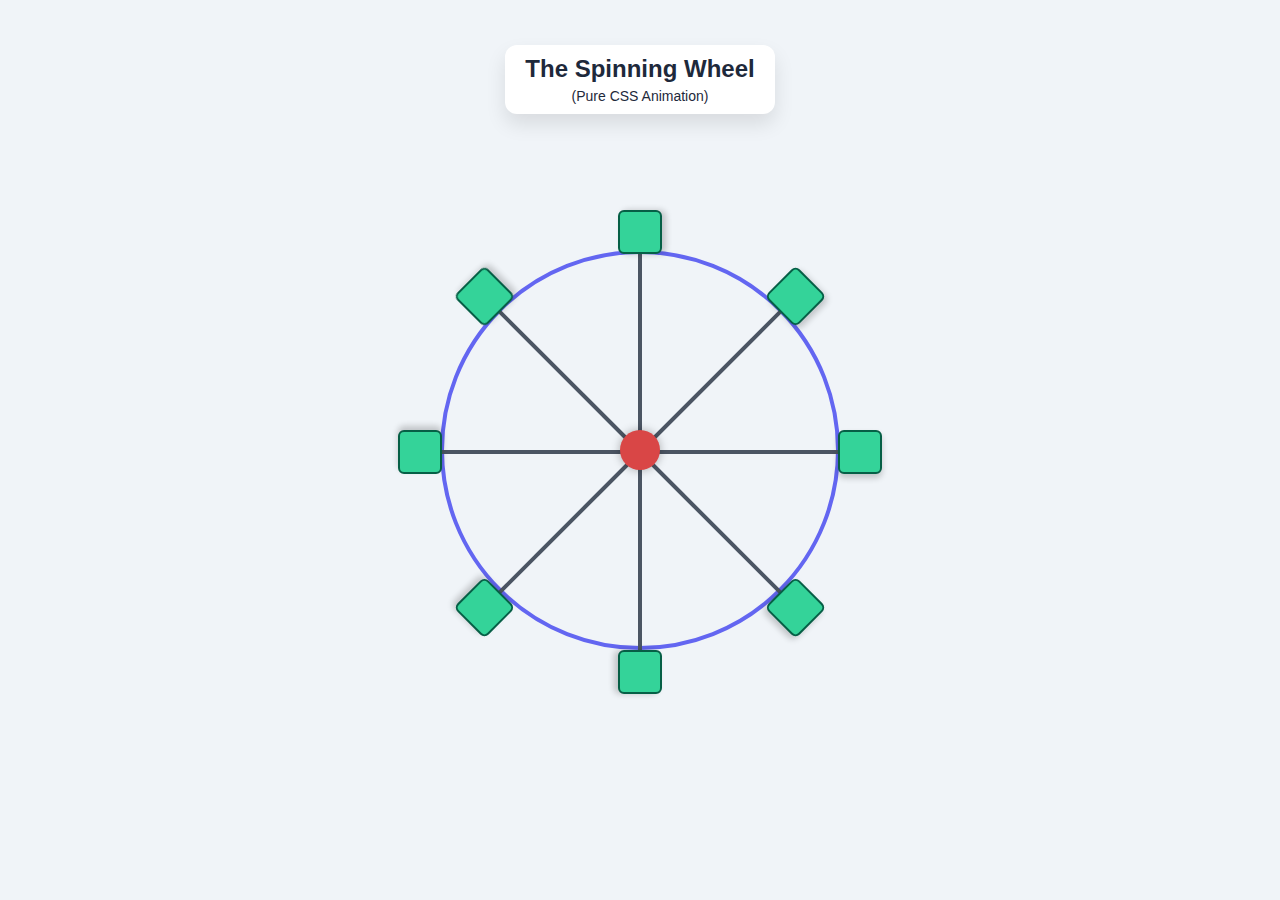
<file: FerrisWheel.html>
<!DOCTYPE html>
<html lang="en">
<head>
    <meta charset="UTF-8">
    <meta name="viewport" content="width=device-width, initial-scale=1.0">
    <title>CSS Ferris Wheel</title>
    <style>
        /* Base Setup */
        body {
            display: flex;
            justify-content: center;
            align-items: center;
            min-height: 100vh;
            margin: 0;
            background-color: #f0f4f8; /* Light Sky Background */
            font-family: 'Inter', sans-serif;
            overflow: hidden; /* Prevent scrollbar from animation wobble */
        }

        /* Keyframe Animations */
        @keyframes wheel-spin {
            from { transform: rotate(0deg); }
            to { transform: rotate(360deg); }
        }

        @keyframes cabin-level {
            from { transform: rotate(0deg); }
            to { transform: rotate(-360deg); } /* Counter-rotates the wheel spin */
        }

        /* Ferris Wheel Container */
        .ferris-wheel {
            position: relative;
            width: 400px;
            height: 400px;
            margin: 50px auto;
        }

        /* Center Axle */
        .wheel-axle {
            position: absolute;
            top: 50%;
            left: 50%;
            transform: translate(-50%, -50%);
            width: 40px;
            height: 40px;
            background-color: #d94646; /* Red Hub */
            border-radius: 50%;
            box-shadow: 0 0 10px rgba(0, 0, 0, 0.3);
            z-index: 10;
        }

        /* Spinning Ring/Spoke Container */
        .wheel-ring {
            position: absolute;
            top: 0;
            left: 0;
            width: 100%;
            height: 100%;
            border: 4px solid #6366f1; /* Indigo Ring */
            border-radius: 50%;
            box-sizing: border-box;
            
            /* Animation */
            animation: wheel-spin 30s linear infinite;
        }

        /* Spoke (8 spokes total) */
        .spoke {
            position: absolute;
            top: 50%;
            left: 50%;
            width: 200px; /* Half the wheel height/width */
            height: 4px;
            background-color: #4b5563; /* Gray Spokes */
            transform-origin: 0% 50%; /* Pivot point at the center of the wheel */
        }

        /* Cabin (8 cabins total) */
        .cabin {
            position: absolute;
            bottom: -20px; /* Position below the spoke end */
            left: 198px; /* At the end of the 200px spoke */
            width: 40px;
            height: 40px;
            background-color: #34d399; /* Green Cabin */
            border: 2px solid #065f46;
            border-radius: 6px;
            box-shadow: 0 4px 6px rgba(0, 0, 0, 0.2);
            
            /* Counter Animation */
            animation: cabin-level 30s linear infinite;
            transform-origin: 50% 50%;
            z-index: 5;
        }

        /* Positioning the 8 spokes and attached cabins (Calculated using 360/8 = 45 degrees) */
        .spoke:nth-child(1) { transform: rotate(0deg); }
        .spoke:nth-child(2) { transform: rotate(45deg); }
        .spoke:nth-child(3) { transform: rotate(90deg); }
        .spoke:nth-child(4) { transform: rotate(135deg); }
        .spoke:nth-child(5) { transform: rotate(180deg); }
        .spoke:nth-child(6) { transform: rotate(225deg); }
        .spoke:nth-child(7) { transform: rotate(270deg); }
        .spoke:nth-child(8) { transform: rotate(315deg); }

        /* General Styling for the header */
        .title-card {
            position: absolute;
            top: 5vh;
            text-align: center;
            padding: 10px 20px;
            background: #ffffff;
            border-radius: 12px;
            box-shadow: 0 10px 20px rgba(0, 0, 0, 0.1);
            color: #1e293b;
        }
    </style>
</head>
<body>

    <div class="title-card">
        <h1 style="font-size: 1.5rem; margin: 0;">The Spinning Wheel</h1>
        <p style="font-size: 0.875rem; margin: 5px 0 0;">(Pure CSS Animation)</p>
    </div>
    
    <div class="ferris-wheel">
        
        <!-- The Main Spinning Element (Ring and Spokes/Cabins) -->
        <div class="wheel-ring">
            
            <!-- Spoke and Cabin Pair 1 (0 deg) -->
            <div class="spoke">
                <div class="cabin"></div>
            </div>

            <!-- Spoke and Cabin Pair 2 (45 deg) -->
            <div class="spoke">
                <div class="cabin"></div>
            </div>

            <!-- Spoke and Cabin Pair 3 (90 deg) -->
            <div class="spoke">
                <div class="cabin"></div>
            </div>

            <!-- Spoke and Cabin Pair 4 (135 deg) -->
            <div class="spoke">
                <div class="cabin"></div>
            </div>

            <!-- Spoke and Cabin Pair 5 (180 deg) -->
            <div class="spoke">
                <div class="cabin"></div>
            </div>

            <!-- Spoke and Cabin Pair 6 (225 deg) -->
            <div class="spoke">
                <div class="cabin"></div>
            </div>

            <!-- Spoke and Cabin Pair 7 (270 deg) -->
            <div class="spoke">
                <div class="cabin"></div>
            </div>

            <!-- Spoke and Cabin Pair 8 (315 deg) -->
            <div class="spoke">
                <div class="cabin"></div>
            </div>

        </div>
        
        <!-- The Center Axle (Sits on top of the wheel ring) -->
        <div class="wheel-axle"></div>

    </div>

</body>
</html>
</file>
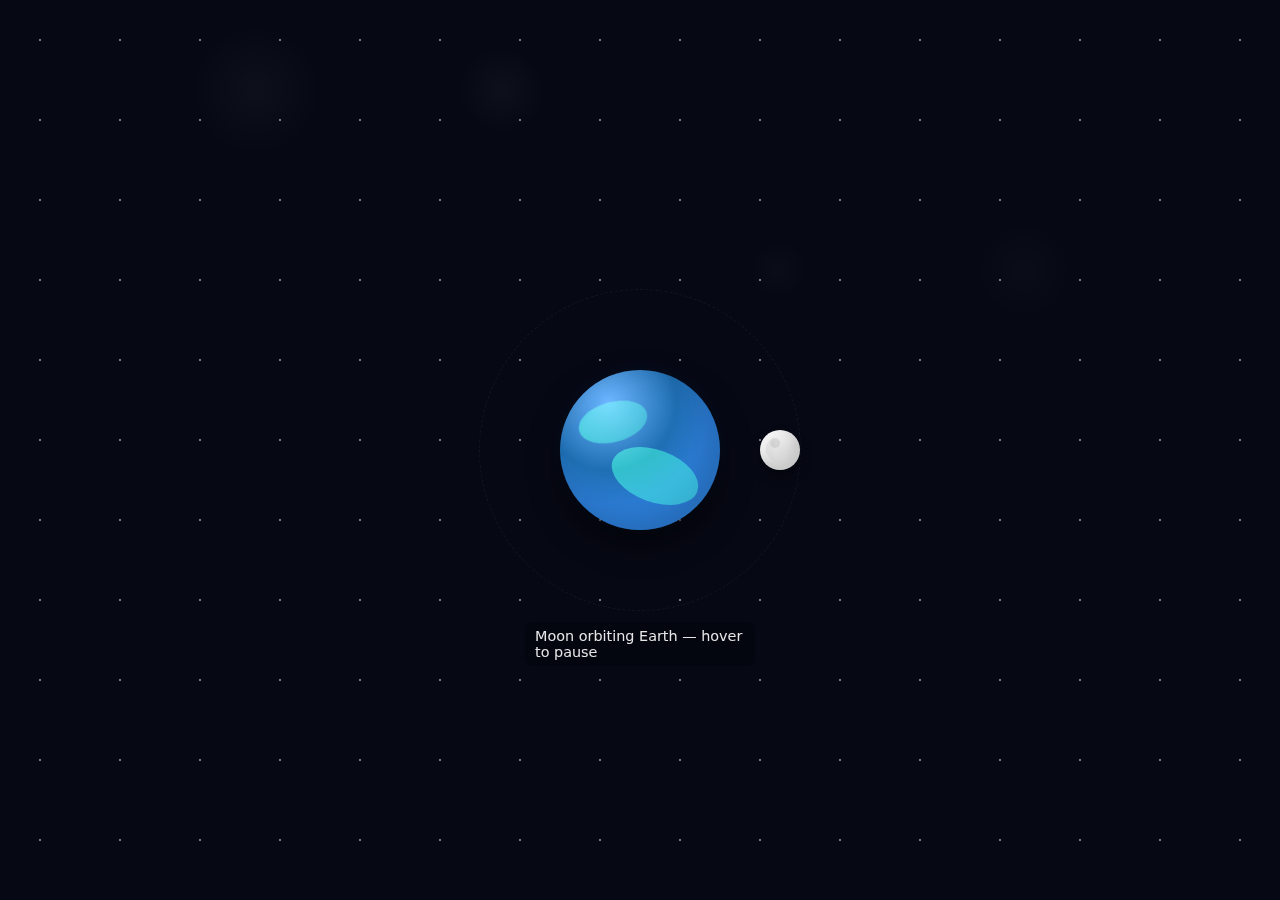
<file: MoonOrbit.html>
<!DOCTYPE html>
<html lang="en">
<head>
  <meta charset="utf-8" />
  <meta name="viewport" content="width=device-width,initial-scale=1" />
  <title>Moon Orbiting Earth — CSS Animation</title>
  <style>
    :root{
      --bg:#060814;
      --star:#e9f2ff;
      --earth:#2b7bd3;
      --ocean:#1f6fb4;
      --land:#1aa260;
      --moon:#e6e6e6;
      --orbit-duration:8s; /* speed change */
    }

    
    html,body{
      height:100%;
      margin:0;
      font-family:system-ui,Segoe UI,Roboto,"Helvetica Neue",Arial;
      background: radial-gradient(circle at 20% 10%, rgba(255,255,255,0.03), transparent 5%),
                  radial-gradient(circle at 80% 30%, rgba(255,255,255,0.02), transparent 4%),
                  var(--bg);
      display:flex;
      align-items:center;
      justify-content:center;
      color:#fff;
    }

    /* Stars */
    .stars{
      position:fixed;
      inset:0;
      pointer-events:none;
      background-image:
        radial-gradient(circle, var(--star) 0.8px, transparent 0.9px),
        radial-gradient(circle, rgba(255,255,255,0.7) 0.6px, transparent 0.7px);
      background-size: 80px 80px, 120px 120px;
      opacity:0.5;
      z-index:0;
    }

    /* scene  */
    .scene{
      width:460px;
      height:460px;
      position:relative;
      display:grid;
      place-items:center;
      z-index:1;
      -webkit-tap-highlight-color: transparent;
    }

    /* Earth */
    .earth{
      width:160px;
      height:160px;
      border-radius:50%;
      background: radial-gradient(circle at 30% 20%, #6db6ff 0%, var(--ocean) 40%, var(--earth) 60%);
      box-shadow:
        0 14px 30px rgba(0,0,0,0.6),
        inset -10px -6px 30px rgba(0,0,0,0.15),
        0 0 18px rgba(30,140,255,0.08);
      position:relative;
      z-index:5;
      overflow:hidden;
    }

    /* simple land */
    .earth::before,
    .earth::after{
      content:"";
      position:absolute;
      background: linear-gradient(120deg, rgba(26,162,96,1), rgba(18,128,70,0.9));
      border-radius:50%;
      opacity:0.95;
      transform:rotate(-15deg);
      mix-blend-mode:screen;
    }
    .earth::before{
      width:70px; height:40px;
      left:18px; top:32px;
      filter:blur(0.5px);
    }
    .earth::after{
      width:90px; height:52px;
      right:20px; bottom:28px;
      transform:rotate(20deg);
    }

    /* atmosphere*/
    .earth-ring{
      position:absolute;
      width:220px;
      height:220px;
      border-radius:50%;
      border:2px solid rgba(30,130,255,0.06);
      filter:blur(2px);
      z-index:3;
    }

    /* orbit path */
    .orbit-path{
      position:absolute;
      width:320px;
      height:320px;
      border-radius:50%;
      border:1px dashed rgba(255,255,255,0.06);
      z-index:2;
      display:block;
    }

    /* orbit container that rotates */
    .orbit{
      position:absolute;
      width:320px;
      height:320px;
      border-radius:50%;
      display:block;
      animation: spin var(--orbit-duration) linear infinite;
      transform-origin:50% 50%;
      z-index:4;
    }

    /* moon position */
    .moon{
      position:absolute;
      right:0;
      top:50%;
      transform:translateY(-50%);
      width:40px;
      height:40px;
      border-radius:50%;
      background: linear-gradient(145deg, #ffffff 0%, #d9d9d9 60%);
      box-shadow: 0 6px 12px rgba(0,0,0,0.45), inset -6px -4px 8px rgba(0,0,0,0.08);
      z-index:6;
      display:flex;
      align-items:center;
      justify-content:center;
    }

    /* moon crater */
    .moon::before,
    .moon::after{
      content:"";
      position:absolute;
      border-radius:50%;
      background:rgba(0,0,0,0.08);
    }
    .moon::before{ width:10px; height:10px; left:10px; top:8px; }
    .moon::after{ width:6px; height:6px; right:8px; bottom:10px; opacity:0.12; }

    /* shadow on moon*/
    .moon-shadow{
      position:absolute;
      left:6px;
      top:6px;
      width:26px;
      height:26px;
      border-radius:50%;
      background: linear-gradient(90deg, rgba(0,0,0,0.05), transparent 40%);
      mix-blend-mode:multiply;
      pointer-events:none;
    }

    /* label block (optional) */
    .label{
      position:absolute;
      bottom:14px;
      left:50%;
      transform:translateX(-50%);
      color:rgba(255,255,255,0.9);
      font-size:0.9rem;
      background:rgba(0,0,0,0.25);
      padding:6px 10px;
      border-radius:8px;
      backdrop-filter: blur(4px);
      z-index:10;
    }

    

    /* responsive smaller screens */
    @media (max-width:420px){
      .scene{ width:320px; height:320px;}
      .orbit, .orbit-path{ width:220px; height:220px; }
      .earth{ width:120px; height:120px;}
      .earth-ring{ width:170px; height:170px;}
      .moon{ width:30px; height:30px;}
    }

    /* spinning keyframes */
    @keyframes spin{
      from{ transform: rotate(0deg); }
      to{ transform: rotate(360deg); }
    }
  </style>
</head>
<body>
  <div class="stars" aria-hidden="true"></div>

  <main class="scene" role="img" aria-label="Illustration of the moon orbiting the Earth">
    <!-- Orbit visual path -->
    <span class="orbit-path" aria-hidden="true"></span>

    <!-- Rotating orbit container (holds moon) -->
    <div class="orbit" aria-hidden="true">
      <div class="moon" title="Moon">
        <span class="moon-shadow" aria-hidden="true"></span>
      </div>
    </div>

    <!-- Earth at center -->
    <div class="earth" title="Earth" aria-hidden="false">
      <span class="earth-ring" aria-hidden="true"></span>
    </div>

    <div class="label">Moon orbiting Earth — hover to pause</div>
  </main>
</body>
</html>
</file>
